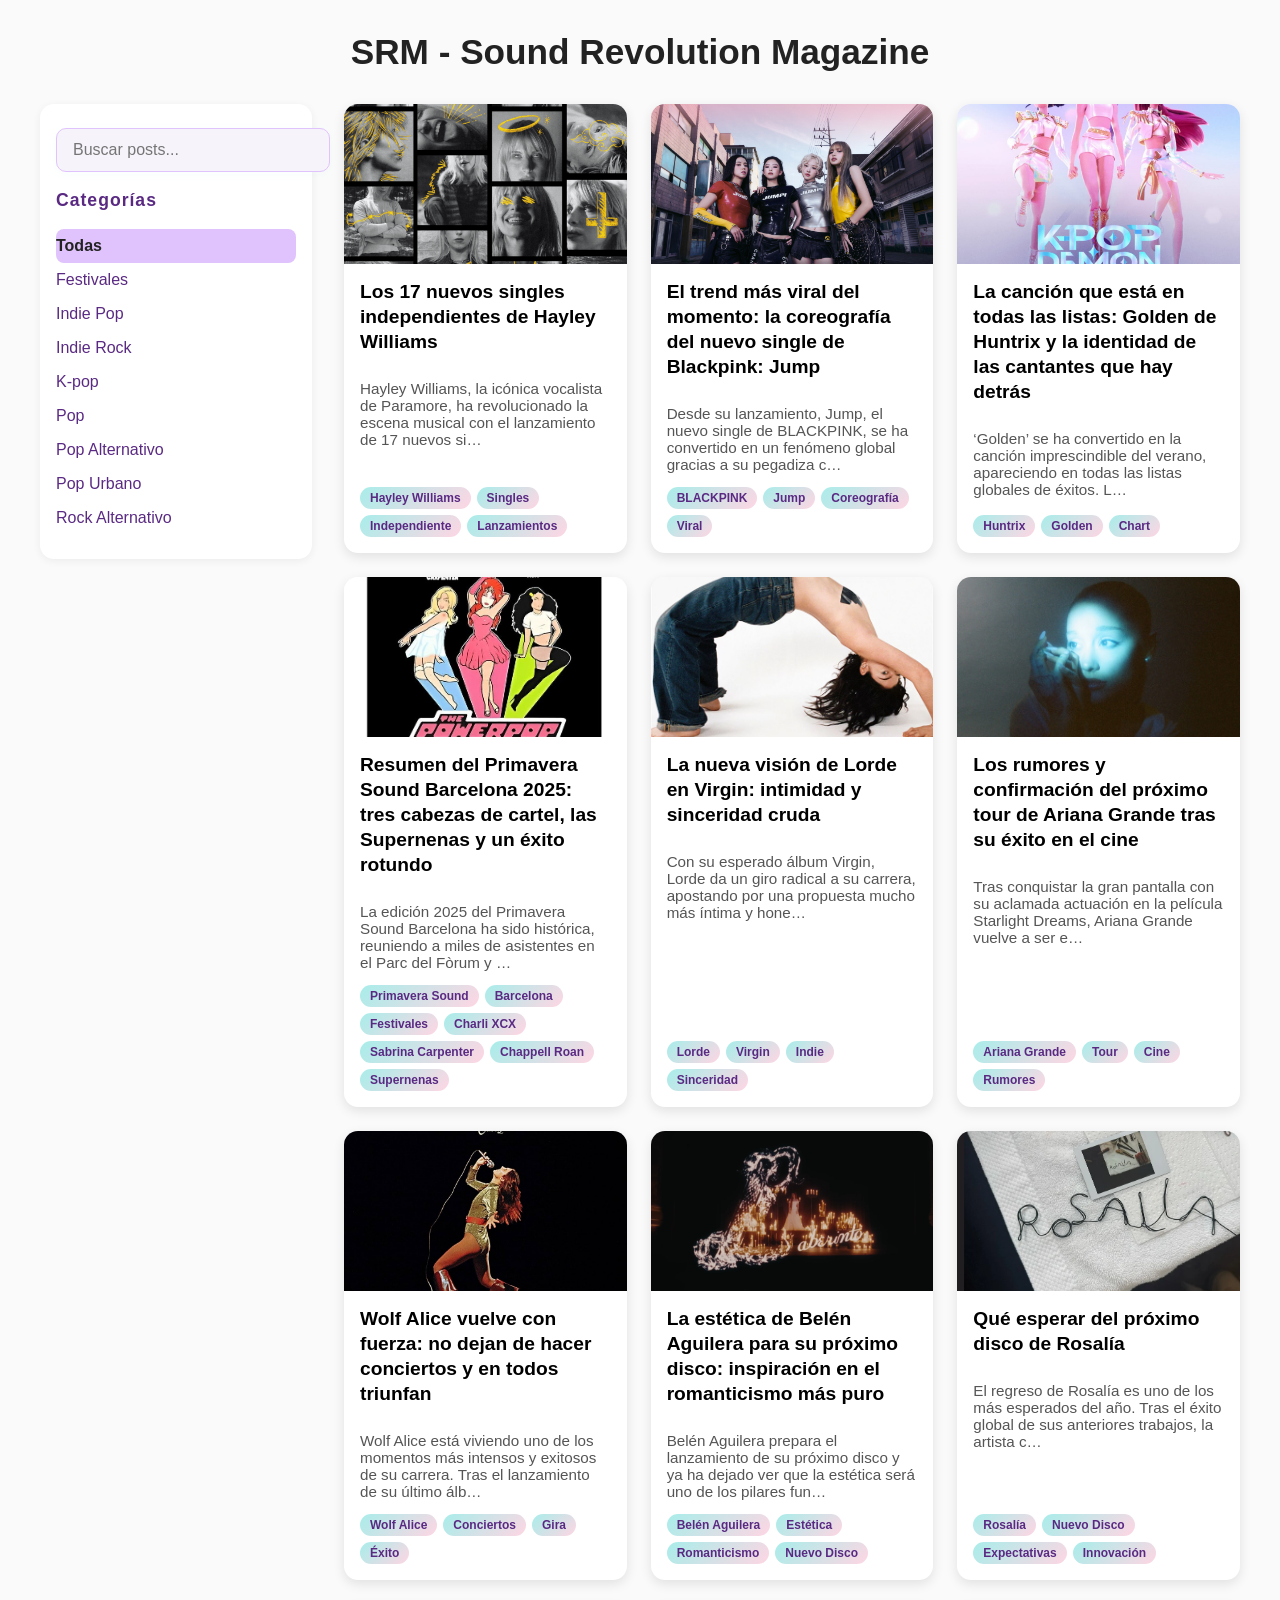
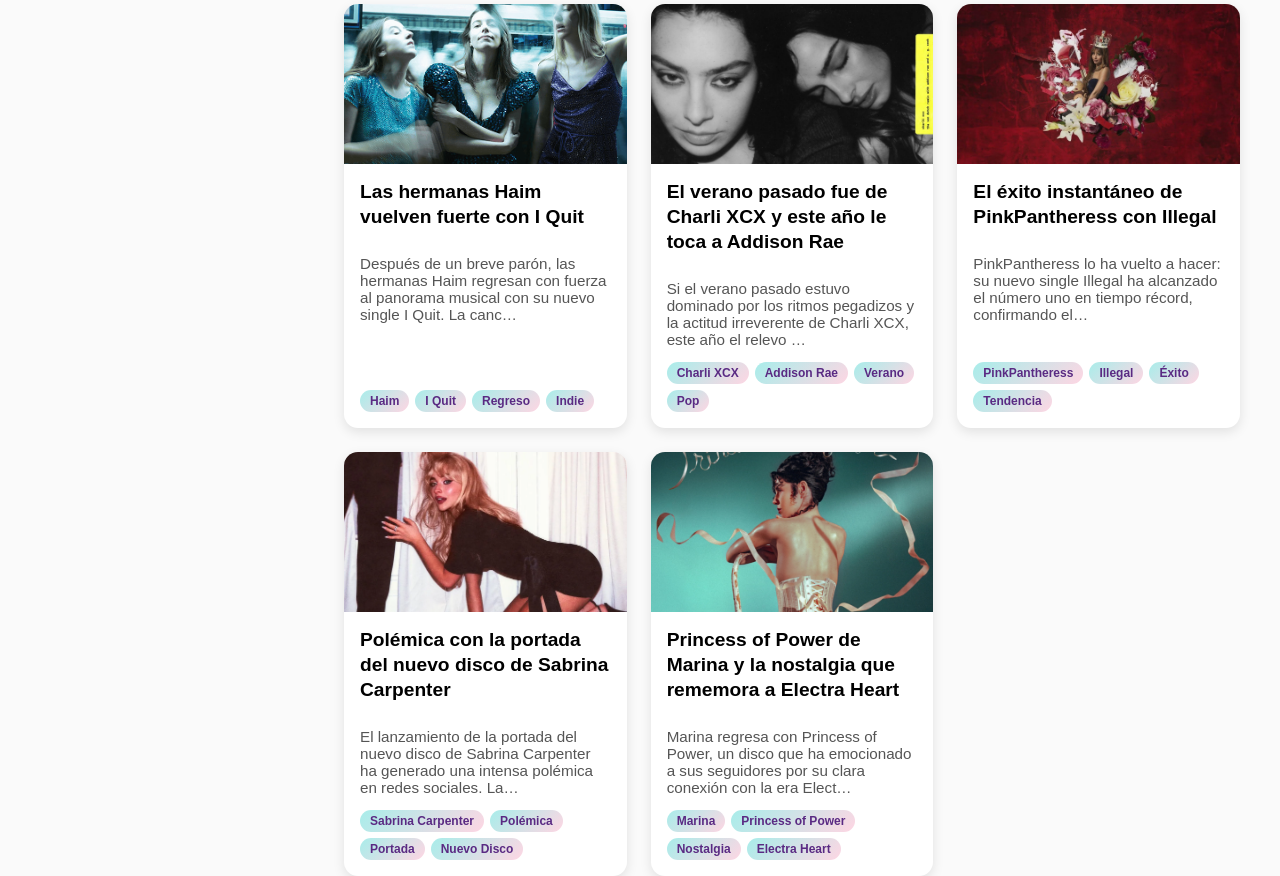
<file: index.html>
<!DOCTYPE html>
<html lang="es">
<head>
  <meta charset="UTF-8" />
  <meta name="viewport" content="width=device-width, initial-scale=1" />
  <title>SRM - Sound Revolution Magazine</title>
  <link rel="stylesheet" href="style.css" />
</head>
<body>
  <header>
    <h1>SRM - Sound Revolution Magazine</h1>
  </header>
  <main>
    <div class="main-layout">
      <aside id="sidebar">
        <input type="text" id="search-bar" placeholder="Buscar posts..." />
        <h2>Categorías</h2>
        <ul id="category-list"></ul>
      </aside>
      <section class="content-area">
        <div id="posts-container"></div>
      </section>
    </div>
  </main>
  <script src="scripts.js"></script>
</body>
</html>
</file>
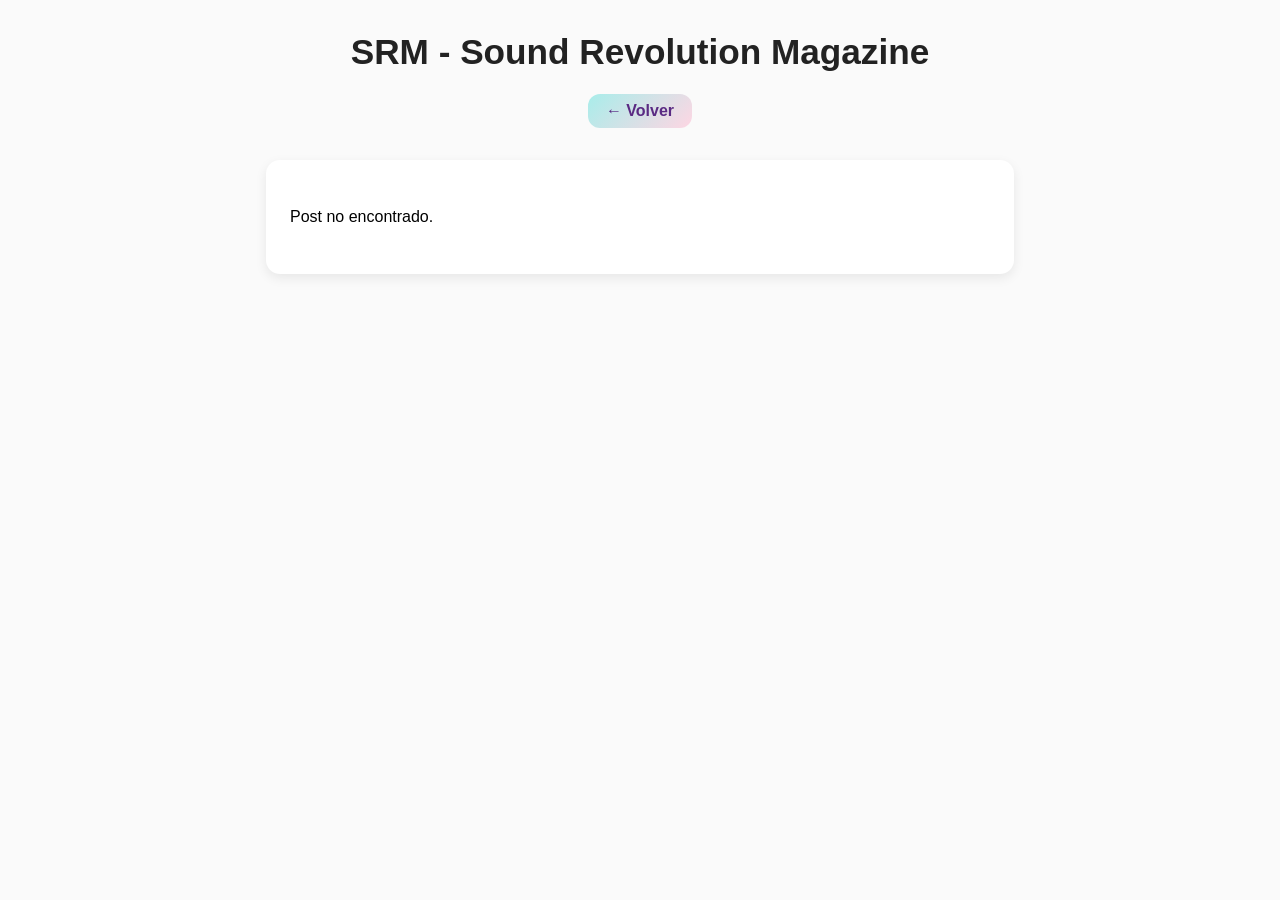
<file: post.html>
<!DOCTYPE html>
<html lang="es">
<head>
  <meta charset="UTF-8" />
  <meta name="viewport" content="width=device-width, initial-scale=1" />
  <title>SRM - Post</title>
  <link rel="stylesheet" href="style.css" />
</head>
<body>
  <header>
    <h1>SRM - Sound Revolution Magazine</h1>
    <button onclick="window.location.href='index.html'" class="volver-btn">← Volver</button>
  </header>
  <main>
    <div id="post-container"></div>
  </main>
  <script src="scripts.js"></script>
</body>
</html>
</file>
<file: style.css>
body {
  font-family: 'Poppins', sans-serif;
  background: #fafafa;
  margin: 0;
  padding: 0;
}

header {
  text-align: center;
  margin-bottom: 32px;
  padding: 32px 0 0 0;
}

header h1 {
  font-weight: 600;
  font-size: 2.2rem;
  color: #222;
  margin: 0 0 12px 0;
}

.volver-btn {
  margin-bottom: 0;
  padding: 8px 18px;
  font-size: 1rem;
  background: #e0c3fc;
  background: linear-gradient(135deg, #a8edea 0%, #fed6e3 100%);
  color: #5a2a83;
  border: none;
  border-radius: 12px;
  cursor: pointer;
  font-weight: 600;
  transition: background 0.2s;
  margin-top: 10px;
}
.volver-btn:hover {
  background: linear-gradient(135deg, #fed6e3 0%, #a8edea 100%);
}

/* Menú lateral y layout principal */
.main-layout {
  display: flex;
  gap: 32px;
  align-items: flex-start;
  width: 100%;
  max-width: 1200px;
  margin: 0 auto;
}

#sidebar {
  width: 240px;
  background: #fff;
  border-radius: 14px;
  box-shadow: 0 2px 8px rgb(0 0 0 / 0.06);
  padding: 24px 16px;
  display: flex;
  flex-direction: column;
  align-items: stretch;
}

#search-bar {
  width: 100%;
  margin-bottom: 18px;
  padding: 12px 16px;
  font-size: 1rem;
  border: 1.5px solid #e0c3fc;
  border-radius: 10px;
  background: #f7f3fa;
  color: #5a2a83;
  outline: none;
  transition: border 0.2s, box-shadow 0.2s;
  box-shadow: 0 2px 8px rgb(168 237 234 / 0.08);
}

#search-bar:focus {
  border: 1.5px solid #a8edea;
  box-shadow: 0 0 0 2px #a8edea33;
  background: #fff;
}

#sidebar h2 {
  font-size: 1.1rem;
  margin-top: 0;
  margin-bottom: 18px;
  color: #5a2a83;
  font-weight: 700;
  letter-spacing: 1px;
}

#category-list {
  list-style: none;
  padding: 0;
  margin: 0;
}

#category-list li {
  padding: 8px 0;
  font-size: 1rem;
  color: #5a2a83;
  cursor: pointer;
  border-radius: 8px;
  transition: background 0.2s, color 0.2s;
}

#category-list li.active,
#category-list li:hover {
  background: #e0c3fc;
  color: #222;
  font-weight: 600;
}

.content-area {
  flex: 1;
  min-width: 0;
}

/* Posts grid */
#posts-container {
  display: grid;
  grid-template-columns: repeat(auto-fit, minmax(280px, 1fr));
  gap: 24px;
  width: 100%;
  max-width: 1200px;
  margin: 0 auto;
}

.post-card {
  background: white;
  border-radius: 14px;
  box-shadow: 0 4px 12px rgb(0 0 0 / 0.1);
  display: flex;
  flex-direction: column;
  transition: transform 0.3s ease, box-shadow 0.3s ease;
  cursor: pointer;
  text-decoration: none;
  color: inherit;
}

.post-card:hover {
  transform: translateY(-6px);
  box-shadow: 0 8px 24px rgb(0 0 0 / 0.15);
}

.post-image {
  width: 100%;
  height: 160px;
  object-fit: cover;
  border-radius: 14px 14px 0 0;
  background: #ddd;
}

.post-content {
  padding: 16px;
  flex-grow: 1;
  display: flex;
  flex-direction: column;
}

.post-title {
  font-weight: 600;
  font-size: 1.2rem;
  margin: 0 0 10px 0;
  line-height: 1.3;
}

.post-excerpt {
  flex-grow: 1;
  font-size: 0.95rem;
  color: #555;
  margin-bottom: 14px;
}

.post-tags {
  display: flex;
  flex-wrap: wrap;
  gap: 6px;
}

.post-tag {
  background: #e0c3fc;
  background: linear-gradient(135deg, #a8edea 0%, #fed6e3 100%);
  color: #5a2a83;
  font-size: 0.75rem;
  font-weight: 600;
  padding: 4px 10px;
  border-radius: 12px;
  user-select: none;
  white-space: nowrap;
}

/* Estilos para el post individual */
#post-container {
  background: white;
  border-radius: 14px;
  box-shadow: 0 4px 12px rgb(0 0 0 / 0.08);
  padding: 32px 24px;
  max-width: 700px;
  width: 100%;
  margin: 0 auto 40px auto;
}

#post-container h2 {
  font-size: 2rem;
  margin-top: 0;
  margin-bottom: 18px;
  color: #222;
}

#post-container .post-meta {
  font-size: 0.95rem;
  color: #888;
  margin-bottom: 18px;
}

#post-container img {
  width: 100%;
  max-height: none;         /* Quita el límite de altura */
  object-fit: contain;      /* Muestra la imagen completa sin recortar */
  border-radius: 12px;
  margin-bottom: 18px;
  display: block;
  background: #f3f3f3;
}

#post-container .post-tags {
  margin-top: 18px;
  margin-bottom: 0;
  display: flex;
  flex-wrap: wrap;
  gap: 6px;
}

#post-container .post-tag {
  background: #e0c3fc;
  background: linear-gradient(135deg, #a8edea 0%, #fed6e3 100%);
  color: #5a2a83;
  font-size: 0.75rem;
  font-weight: 600;
  padding: 4px 10px;
  border-radius: 12px;
  user-select: none;
  white-space: nowrap;
}

#post-container .image-credit {
  font-size: 0.8rem;
  color: #999;
  margin-bottom: 18px;
  display: block;
}

/* Espaciado entre párrafos del contenido del post */
#post-container .post-content p {
  margin-bottom: 1em;
}
</file>
